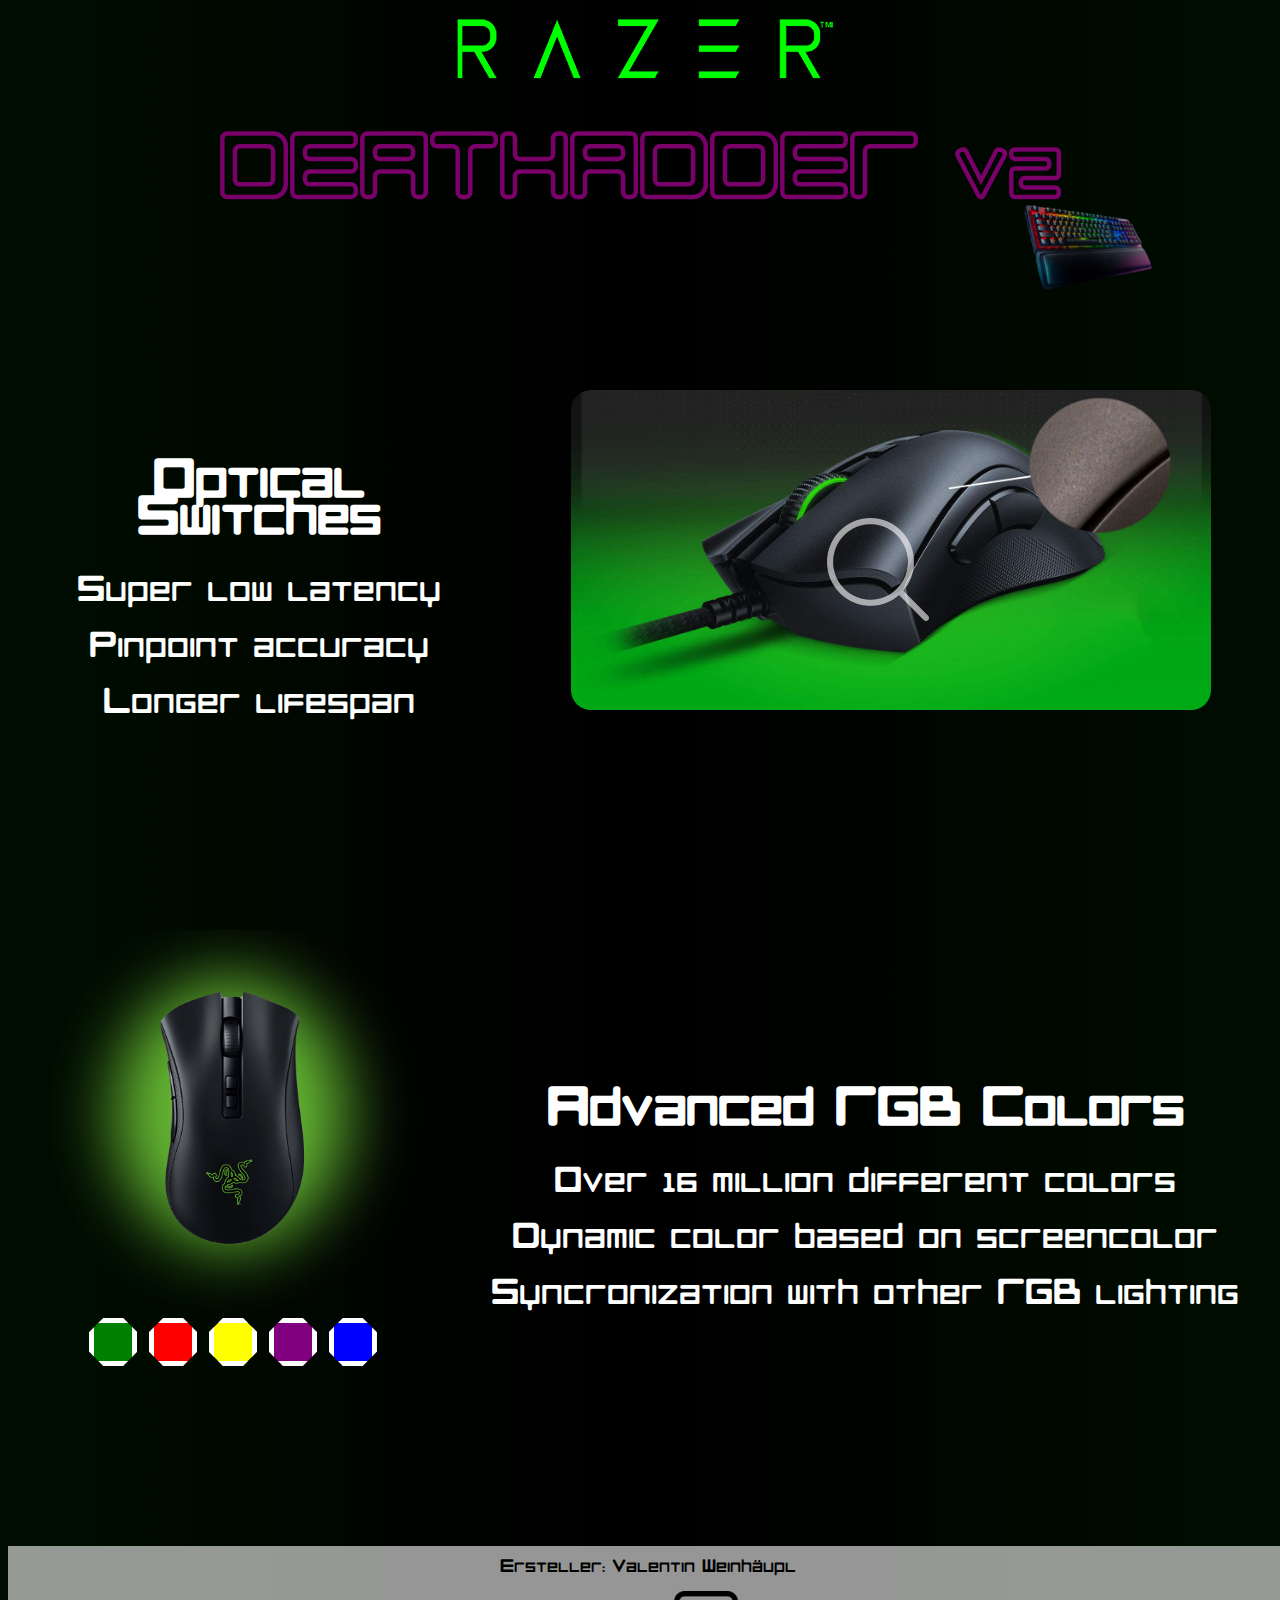
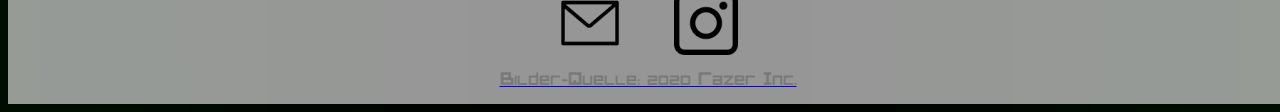
<file: index.html>
<!DOCTYPE html>
<html>
<head>
    <meta charset='utf-8'>
    <meta http-equiv='X-UA-Compatible' content='IE=edge'>
    <title>Page Title</title>
    <meta name='viewport' content='width=device-width, initial-scale=1'>
    <link rel='stylesheet' type='text/css' href='style.css'>
    <script src='app.js' defer></script>
</head>
<body id="mouse">
    
    

    <img src="data/font/headline.png" id="headline">
    
    <a href="tastatur.html" id="link"><img src="data/tastatur/black_widow_3.png"
        ></a>
  
    <div><h1>DEATHADDER v2</h1>
    <div id="wrapperbig">
        <div id="text">
        <h2>
            Optical Switches
        </h2>
        <div id="p">
        <p>
            Super low latency
        </p>
        <p>
            Pinpoint accuracy
        </p>
        <p>
            Longer lifespan
        </p>
    </div>
    </div>
    <div id="img">
    <img src="data/maus/lupe.png" id="lupe">
    <img
    sizes="(max-width: 599px) 100vw, 599px"
    srcset="
    data/maus/switches_5_fayjki/switches_5_fayjki_c_scale,w_180.png 180w,
    data/maus/switches_5_fayjki/switches_5_fayjki_c_scale,w_328.png 328w,
    data/maus/switches_5_fayjki/switches_5_fayjki_c_scale,w_452.png 452w,
    data/maus/switches_5_fayjki/switches_5_fayjki_c_scale,w_562.png 562w,
    data/maus/switches_5_fayjki/switches_5_fayjki_c_scale,w_599.png 599w"
    src="data/maus/switches_5_fayjki/switches_5_fayjki_c_scale,w_599.png"
    alt="" id="zoom">
    </div>
    </div>

    <div id="wrappertwo">
    <div id="slideshow">
        <div id="placeholder">
            <img
            sizes="(max-width: 1080px) 100vw, 1080px"
            srcset="
            data/maus/deathadder1_5_c4fig7/deathadder1_5_c4fig7_c_scale,w_180.png 180w,
            data/maus/deathadder1_5_c4fig7/deathadder1_5_c4fig7_c_scale,w_529.png 529w,
            data/maus/deathadder1_5_c4fig7/deathadder1_5_c4fig7_c_scale,w_743.png 743w,
            data/maus/deathadder1_5_c4fig7/deathadder1_5_c4fig7_c_scale,w_929.png 929w,
            data/maus/deathadder1_5_c4fig7/deathadder1_5_c4fig7_c_scale,w_1080.png 1080w"
            src="data/maus/deathadder1_5_c4fig7/deathadder1_5_c4fig7_c_scale,w_1080.png"
            alt="">
                                </div>
<div id="wrapper">
        <div onclick="zugriff(1)" id="bone"></div>
        <div onclick="zugriff(2)" id="btwo"></div>
        <div onclick="zugriff(3)" id="bthree"></div>
        <div onclick="zugriff(4)" id="bfour"></div>
        <div onclick="zugriff(5)" id="bfive"></div>
    </div>

    
</div>
<div id="texttwo">
    <h2>
        Advanced RGB Colors
    </h2>
    <p>
        Over 16 million different colors
    </p>
    <p>
        Dynamic color based on screencolor
    </p>
    <p>
        Syncronization with other RGB lighting
    </p>
</div>
</div>
<div id="footer">
    <p id="ersteller">Ersteller: Valentin Weinhäupl</p>
    <div>
         <a href="mailto:val.weinhaeupl@gmail.com">
            <img
            sizes="(max-width: 180px) 100vw, 180px"
            srcset="
            data/email_2_r3d8dm/email_2_r3d8dm_c_scale,w_50.png 50w,
            data/email_2_r3d8dm/email_2_r3d8dm_c_scale,w_180.png 180w"
            src="email_2_r3d8dm_c_scale,w_180.png"
            alt=""> 
            </a>
        <a href="https://www.instagram.com/gschtaude/" target="blank">
            <img
            es="(max-width: 180px) 100vw, 180px"
            srcset="
            data/ynsta_2_zwggea/ynsta_2_zwggea_c_scale,w_50.png 50w,
            data/ynsta_2_zwggea/ynsta_2_zwggea_c_scale,w_180.png 180w"
            src="data/ynsta_2_zwggea/ynsta_2_zwggea_c_scale,w_180.png"
            alt="">
    </div>
    
    <p id="razer">
        Bilder-Quelle: 2020 Razer Inc.
    </p>
</div>
</body>
</html>
</file>
<file: style.css>
@font-face{
    font-family:'razer blackwidow';
    src: url(data/font/RazerBlackwidow-Regular.ttf);
    font-style:normal;
    font-weight:100;
}

body{
    background-image:url(data/color1.png);
    background-color:black;
    background-repeat:repeat-y;
    background-size:100vw;
    overflow-x:hidden;
}

h1{
    font-family:razer blackwidow;
    color:white;
    font-size:500%;
    -webkit-text-fill-color:transparent;
    -webkit-text-stroke-width: 2px;
    -webkit-text-stroke-color:rgb(122, 0, 106);
    animation-name:colorswap;
    animation-iteration-count: infinite;
    animation-duration:100s;
    text-align:center;
    margin-bottom:20vh;
}

@keyframes colorswap{
    0%{-webkit-text-stroke-color:green}
    20%{    -webkit-text-stroke-color:red    }
    40%{-webkit-text-stroke-color:yellow}
    60%{-webkit-text-stroke-color:rgb(122, 0, 106)}
    80%{-webkit-text-stroke-color:blue}
    100%{-webkit-text-stroke-color:green}

}

#headline{
    width:30vw;
    margin-left:35vw;
}

#link{
    position:fixed;
    top:20vh;
    left:80vw;
    
}

#link img{
    opacity:100%;
    transition:opacity 0.5s;
    width:10vw;
}

#img{
    width:50vw;
    height:25vw;
    background-image:url(data/maus/preshot.jpg);
    background-size:100%;
    border-radius:20px;
}

#lupe{
    position:absolute;
    width:8vw;
    margin-left:20%;
    margin-top:10%;
    z-index:1000;
    opacity:60%;
    transition:opacity 1s;
}

#zoom{
    position:absolute;
    width:15%;
    opacity:0%;
    margin-left:16%;
    margin-top:6%;
    transition:opacity 1.5s, width 1.5s, margin-left 1.5s, margin-top 1.5s;
}

#lupe:hover + #zoom{
    opacity:100%;
    width:20%;
    margin-top:4.5%;
    margin-left:14.5%;
}

#lupe:hover{
    opacity:0;
}

#wrapperbig, #wrappertwo{
    display:flex;
    flex-direction:row;
    justify-content:space-around;
    margin-bottom:20vh;
}

p,h2{
    color:white;
    text-align:center;
    font-family:razer blackwidow;
}



#text{
    width:30%;
    padding-top:3%;
}

#wrapperbig p, #wrappertwo p{
    font-size:200%;
}

#wrapperbig h2, #wrappertwo h2{
    font-size:300%;
}

#wrapperbig{
    display:flex;
    
}

#texttwo{
    padding-top:10%;
}

#slideshow{
    width:30vw;
    margin:0;
}

#slideshow img{
    width:100%;
}

#wrapper{
    display:flex;
    flex-direction:row;
    justify-content:space-between;
    width:75%;
    margin-left:12.5%;
}

#wrapper div{
    width:3vw;
    height:3vw;
    border-style:solid;
    border-color:white;
    border-width:5px;
    clip-path: polygon(30% 0%, 70% 0%, 100% 30%, 100% 70%, 70% 100%, 30% 100%, 0% 70%, 0% 30%);
    transition:clip-path .4s, border-color .2s;
}

#wrapper div:hover{
    clip-path: polygon(0 0, 100% 0, 100% 30%, 100% 70%, 100% 100%, 0 100%, 0% 70%, 0% 30%);
    border-color:black;
    cursor:pointer;
}

#bone{
    background-color:green;
}

#btwo{
    background-color:red;
}

#bthree{
    background-color:yellow;
}

#bfour{
    background-color:purple;
}

#bfive{
    background-color:blue;
}




@media(min-width:800px) and (max-width:1000px){
    /* Maus */
    #p{
        display:flex;
        flex-direction:row;
        width:100vw;
        justify-content:space-between;
    }

    #wrapperbig{
        flex-direction:column-reverse;
        justify-content:center;
    }

    #text{
        width:100vw;
    }

    #img{
        margin-left:25vw;
    }

    #headline{
        width:80vw;
        margin-left:10vw;
    }

    #wrappertwo{
        flex-direction:column;
    }

    #slideshow{
        width:80vw;
        margin-left:10vw;
    }

    #wrapper div{
        width:7vw;
        height:7vw;
    }

    /* Tastatur */

    #switchbox{
        width:100vw;
        padding-left:40vw;
        margin-top:10vh;
    }

    .textbox{
        flex-direction:row;
    }

    #tastatur{
        width:80vw;
        margin-left:10vw;
    }

    #link img{
        width:20vw;
    }
    #link{
        left:70vw;
    }
}



@media (max-width: 800px){
    #headline{
        width:90vw;
        margin-left:5vw;
    }
    
    #lupe{
        margin-left:35%;
        margin-top:15%;
    }
    
    #zoom{
        width:15%;
        margin-left:30%;
        margin-top:11%;
    }
    
    #lupe:hover + #zoom{
        width:20%;
        margin-top:8.5%;
        margin-left:27.5%;
    }
    

    #img{
        margin-left:10vw;
        width:80vw;
        height:35vw;
    }

    #slideshow{
        width:100vw;
    }
    
    #wrapper div{
        width:7vw;
        height:7vw;
    }

    h1{
        font-size:300%;
    }
    
    #text{
        width:100vw;
    }
    
    #wrapperbig{
        flex-direction:column;
        justify-content:center;
    }

    #wrappertwo{
        flex-direction:column-reverse;
        justify-content:center;
    }

    #link img{
        width:30vw;
    }

    #link{
        
        left:5vw;
    }

    /* Tastatur */

    #switchbox{
        width:100vw;
        padding-left:40vw;
        padding-bottom:20vh;
    }

    #tastatur{
        margin-left:10vw;

    }
}


    #transition{
        z-index:1000;
        opacity:100%;
        transition: 1s opacity ease-in-out;
    }


    .switches{
        position:absolute;
        width:20vw;
        height:20vw;
        margin:0;
    }

    #footer{
        width:100vw;
        background-image:url(data/white.png);
        background-size:100%;
        margin:0;
        display:flex;
        flex-direction:column;
        margin-top:20vh;
    }

    #footer img{
        height:5vw;
        margin-left:2vw;
        margin-right:2vw;
    }

    #ersteller{
        color:black;
    }

    #footer div{
        display:flex;
        flex-direction:row;
        justify-content:center;
    }

    #footer div a{
        opacity:100%;
        transition:opacity 0.5s;
    }

    #footer div a:hover{
    opacity:40%;
    }

    #razer{
        color:rgba(102, 102, 102, 0.6);    
    }

    #tastatur{
        width:80%;
    }

    .textbox{
        display:flex;
        flex-direction:column;
        justify-content:center;
    }
</file>
